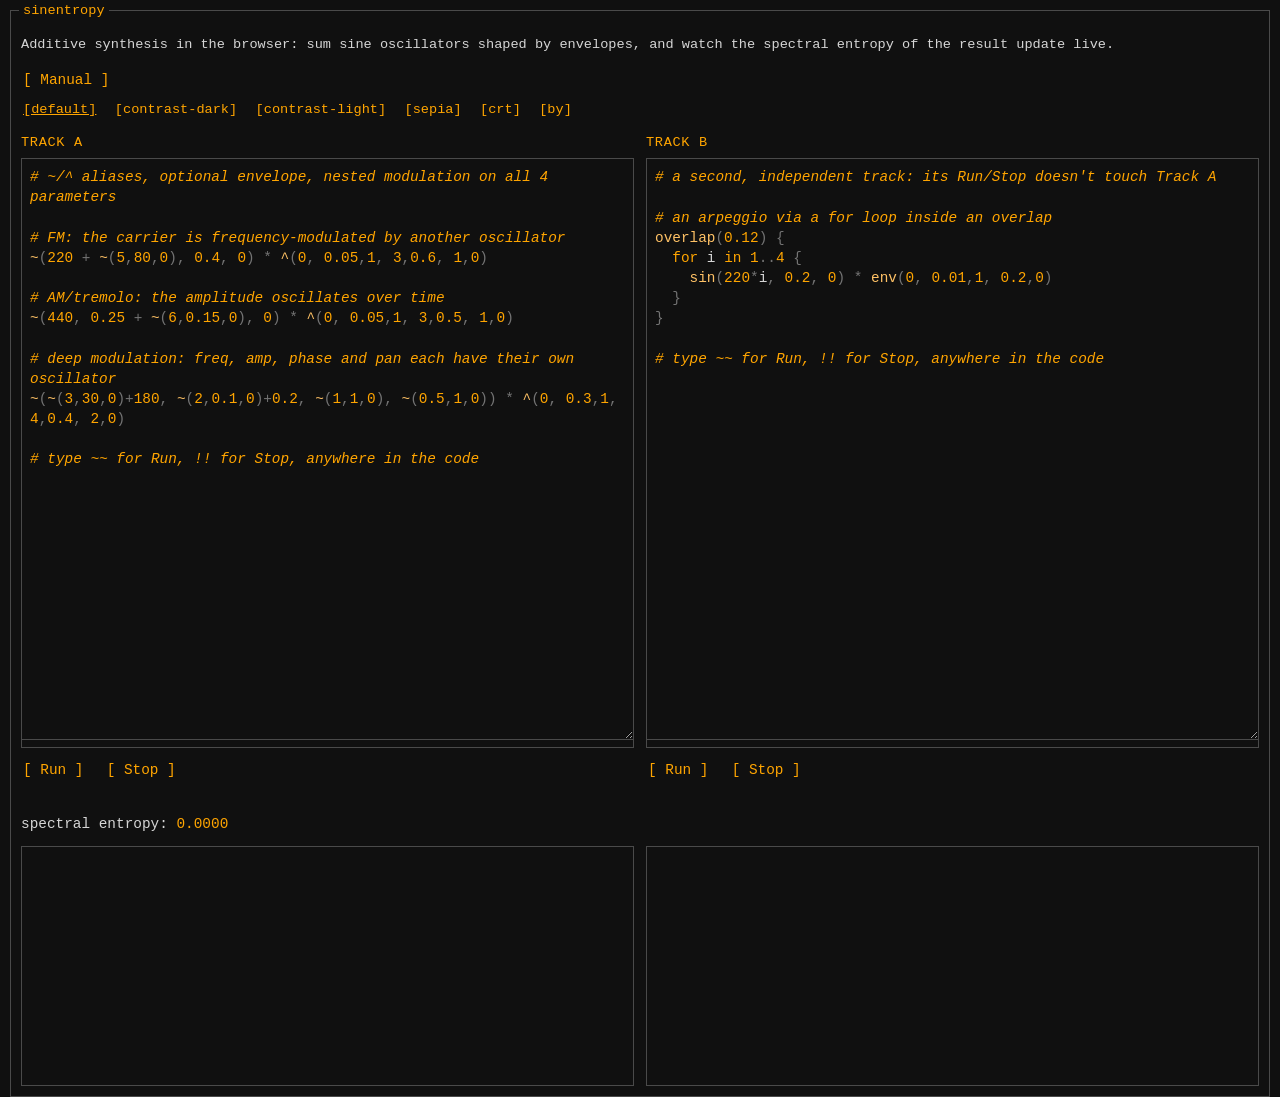
<file: index.html>
<!doctype html>
<html lang="en">
<head>
<meta charset="utf-8">
<meta name="viewport" content="width=device-width, initial-scale=1">
<title>sinentropy</title>
<link rel="stylesheet" href="style.css">
<script src="src/palette.js"></script>
</head>
<body>
<main>
<section class="pane" data-title="sinentropy">
  <p class="intro">Additive synthesis in the browser: sum sine oscillators shaped by
    envelopes, and watch the spectral entropy of the result update live.</p>
  <p class="manual-link"><a class="tui-btn" href="manual.html" target="_blank" rel="noopener">[ Manual ]</a></p>
  <div class="palette-picker" role="group" aria-label="Palette">
    <button type="button" class="pal-btn" data-pal="pal-default">[default]</button>
    <button type="button" class="pal-btn" data-pal="pal-contrast-dark">[contrast-dark]</button>
    <button type="button" class="pal-btn" data-pal="pal-contrast-light">[contrast-light]</button>
    <button type="button" class="pal-btn" data-pal="pal-sepia">[sepia]</button>
    <button type="button" class="pal-btn" data-pal="pal-crt">[crt]</button>
    <button type="button" class="pal-btn" data-pal="pal-by">[by]</button>
  </div>
  <div class="tracks">
    <div class="track">
      <h2 class="track-title">Track A</h2>
      <div class="code-wrap">
        <pre class="code-highlight" aria-hidden="true"><code></code></pre>
        <textarea id="code" class="code-input" spellcheck="false" rows="28"># ~/^ aliases, optional envelope, nested modulation on all 4 parameters

# FM: the carrier is frequency-modulated by another oscillator
~(220 + ~(5,80,0), 0.4, 0) * ^(0, 0.05,1, 3,0.6, 1,0)

# AM/tremolo: the amplitude oscillates over time
~(440, 0.25 + ~(6,0.15,0), 0) * ^(0, 0.05,1, 3,0.5, 1,0)

# deep modulation: freq, amp, phase and pan each have their own oscillator
~(~(3,30,0)+180, ~(2,0.1,0)+0.2, ~(1,1,0), ~(0.5,1,0)) * ^(0, 0.3,1, 4,0.4, 2,0)

# type ~~ for Run, !! for Stop, anywhere in the code</textarea>
      </div>
      <div class="controls">
        <button id="run" class="tui-btn">[ Run ]</button>
        <button id="stop" class="tui-btn">[ Stop ]</button>
      </div>
      <div class="status" id="status" aria-live="polite"></div>
    </div>
    <div class="track">
      <h2 class="track-title">Track B</h2>
      <div class="code-wrap">
        <pre class="code-highlight" aria-hidden="true"><code></code></pre>
        <textarea id="code2" class="code-input" spellcheck="false" rows="28"># a second, independent track: its Run/Stop doesn't touch Track A

# an arpeggio via a for loop inside an overlap
overlap(0.12) {
  for i in 1..4 {
    sin(220*i, 0.2, 0) * env(0, 0.01,1, 0.2,0)
  }
}

# type ~~ for Run, !! for Stop, anywhere in the code</textarea>
      </div>
      <div class="controls">
        <button id="run2" class="tui-btn">[ Run ]</button>
        <button id="stop2" class="tui-btn">[ Stop ]</button>
      </div>
      <div class="status" id="status2" aria-live="polite"></div>
    </div>
  </div>
  <div class="entropy-line">spectral entropy: <span id="entropy">0.0000</span></div>
  <div class="viz-row">
    <canvas id="spectrum" width="600" height="240" aria-hidden="true"></canvas>
    <canvas id="waveform" width="600" height="240" aria-hidden="true"></canvas>
  </div>
</section>
</main>
<script src="src/lang/tokenizer.js"></script>
<script src="src/lang/parser.js"></script>
<script src="src/lang/compiler.js"></script>
<script src="src/lang/interpreter.js"></script>
<script src="src/audio/playback-state.js"></script>
<script src="src/audio/engine.js"></script>
<script src="src/audio/visualizer.js"></script>
<script src="src/highlight.js"></script>
<script src="src/ui.js"></script>
</body>
</html>
</file>
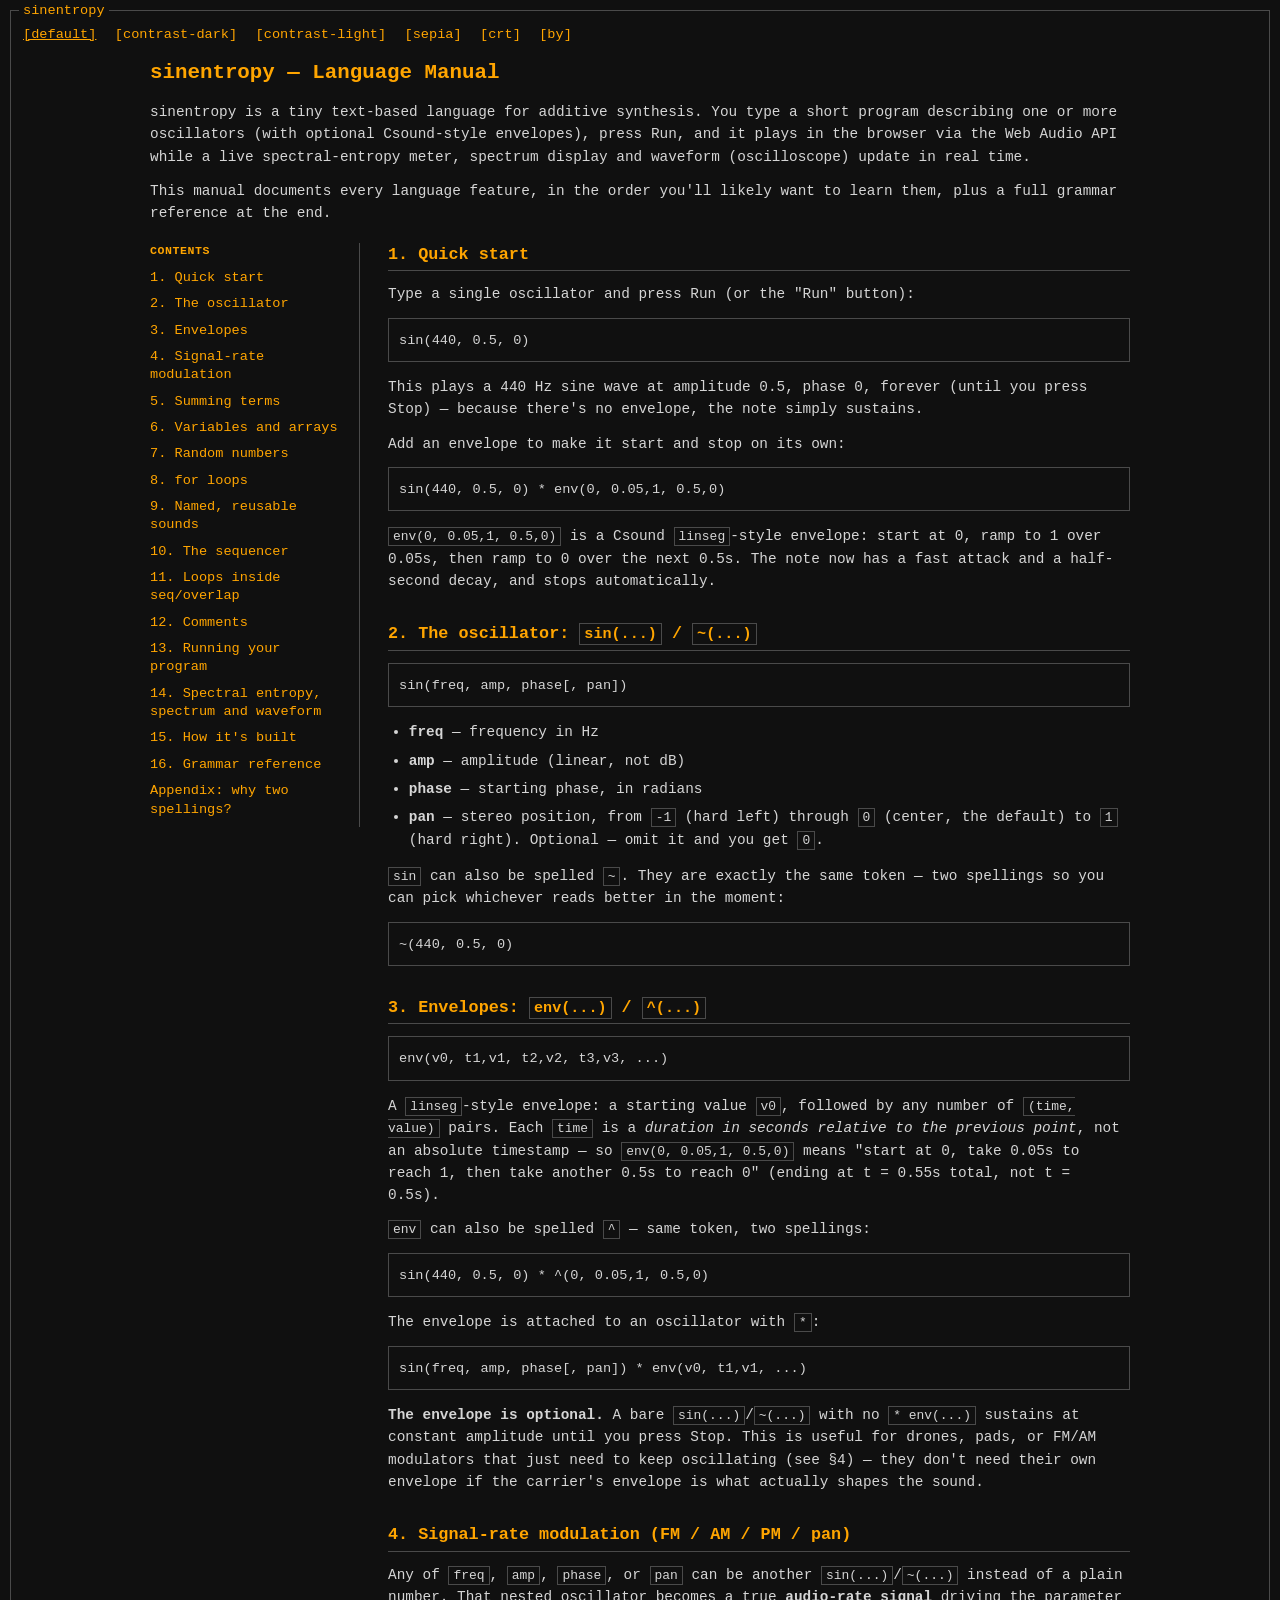
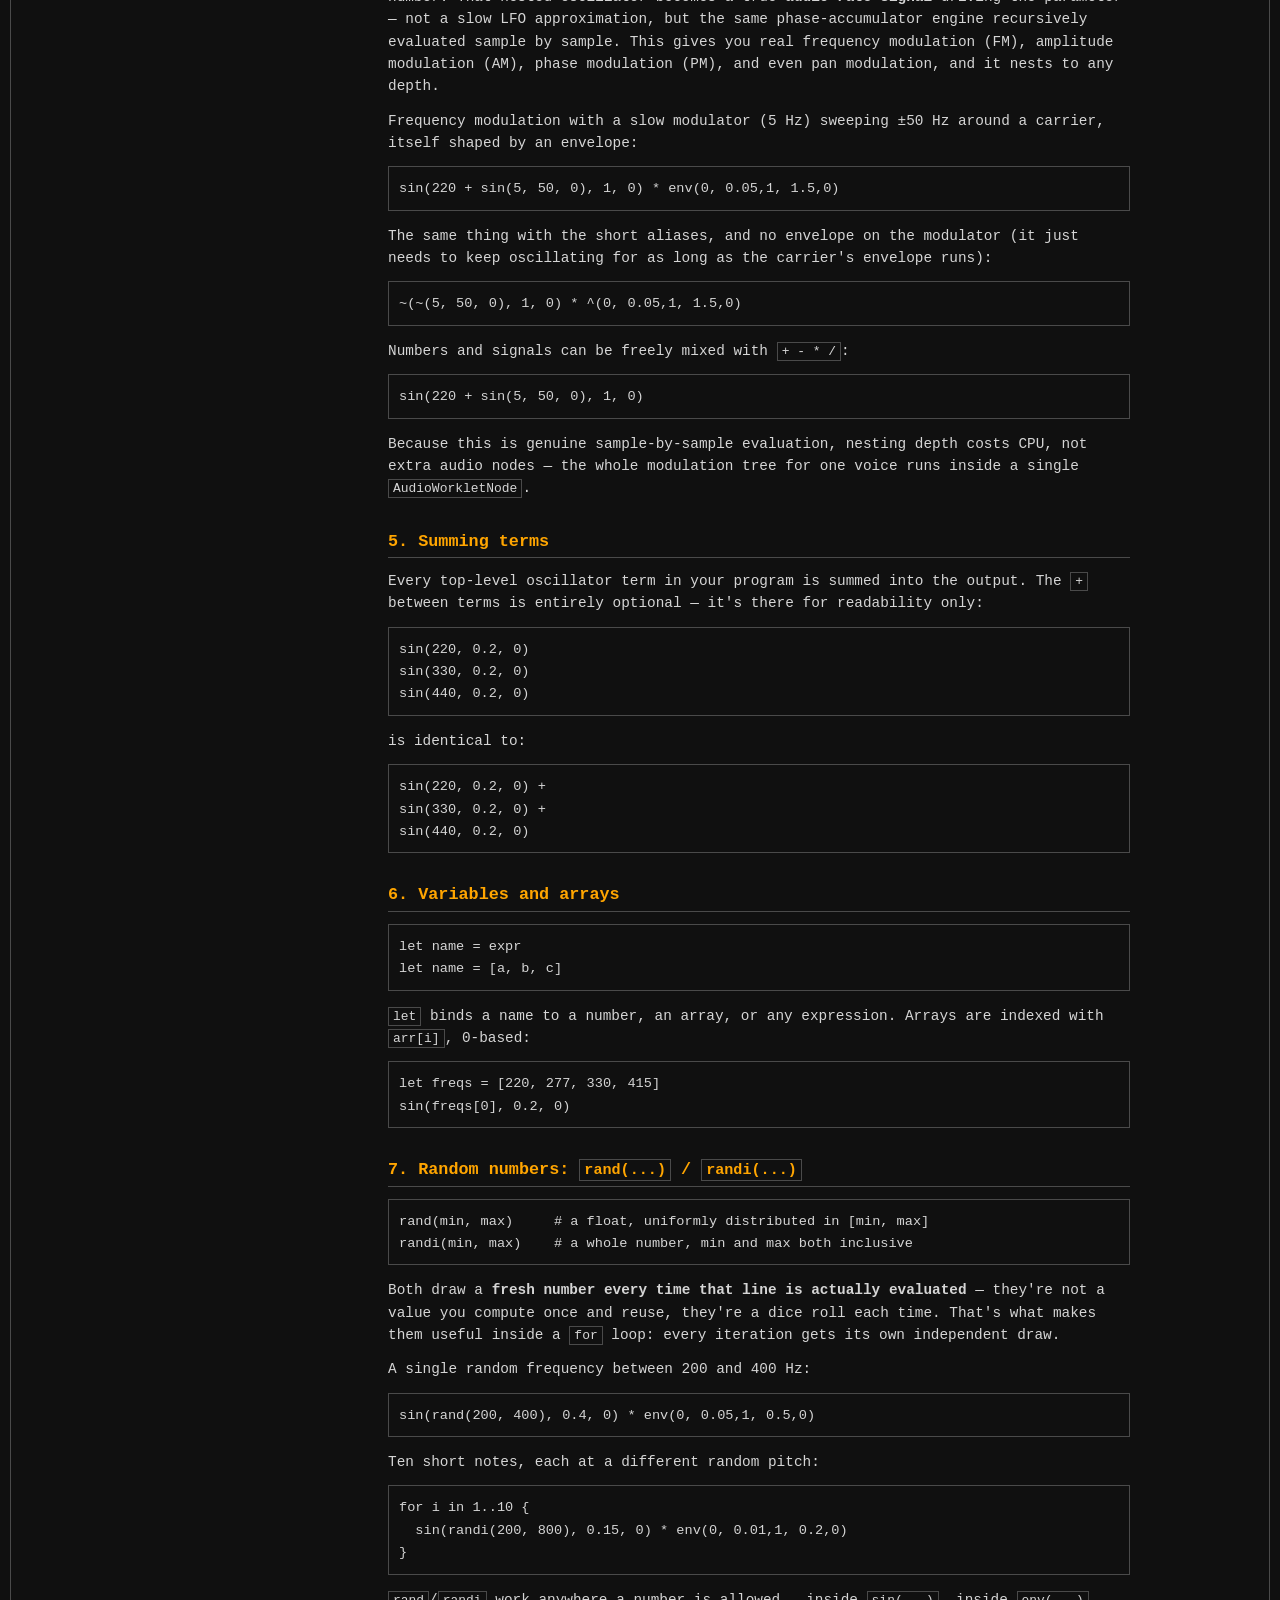
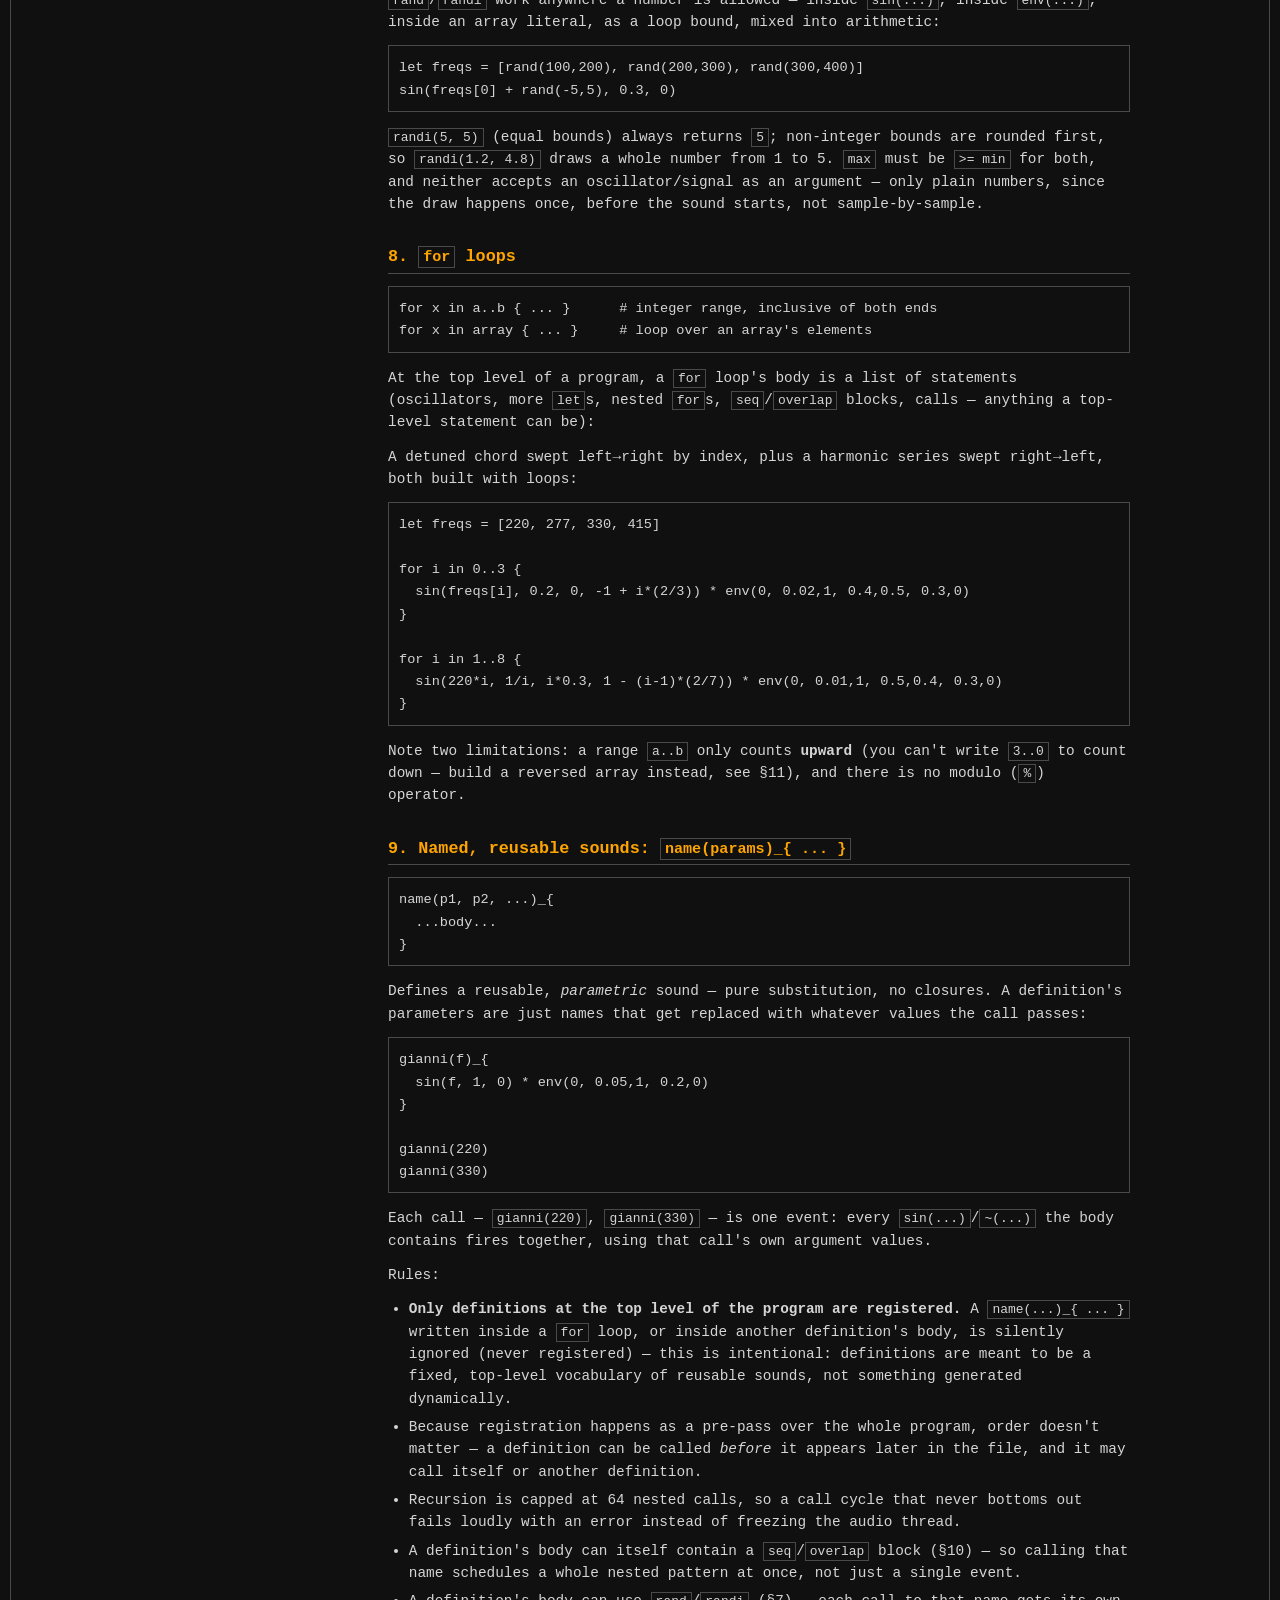
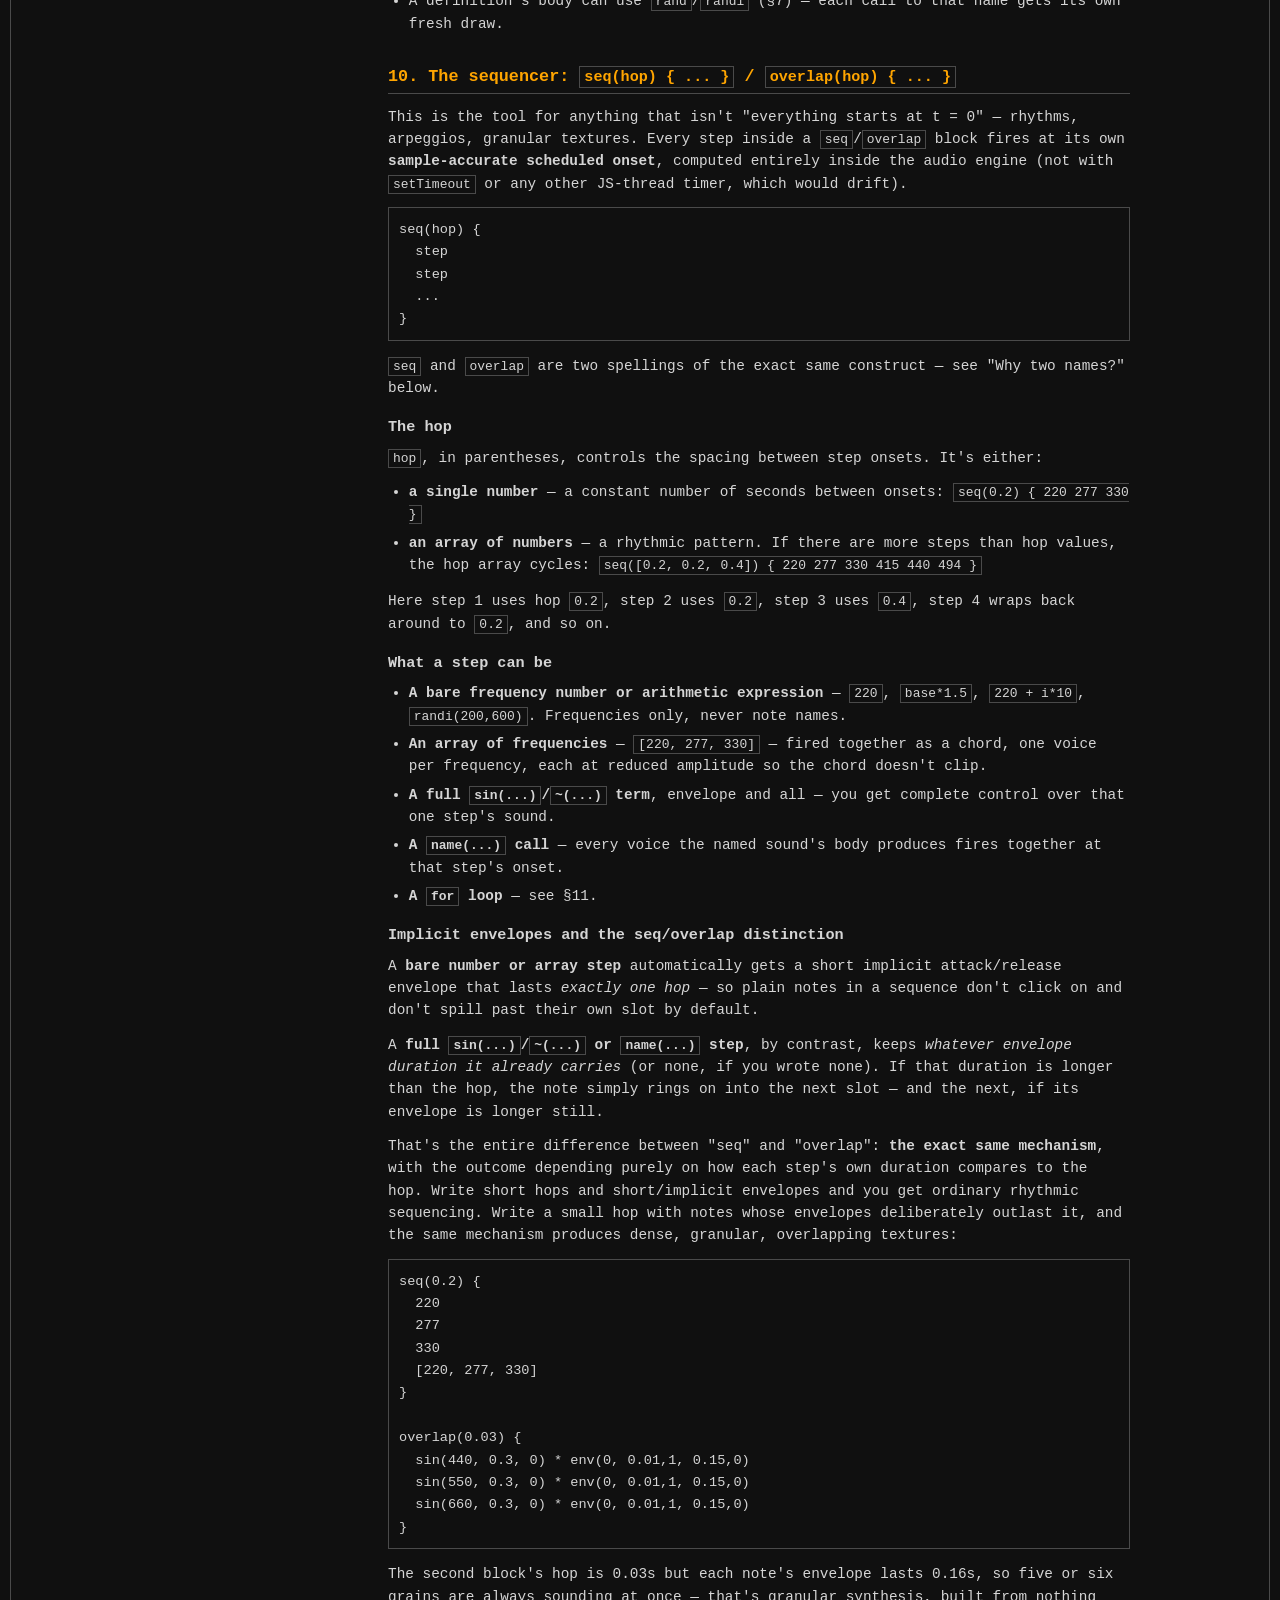
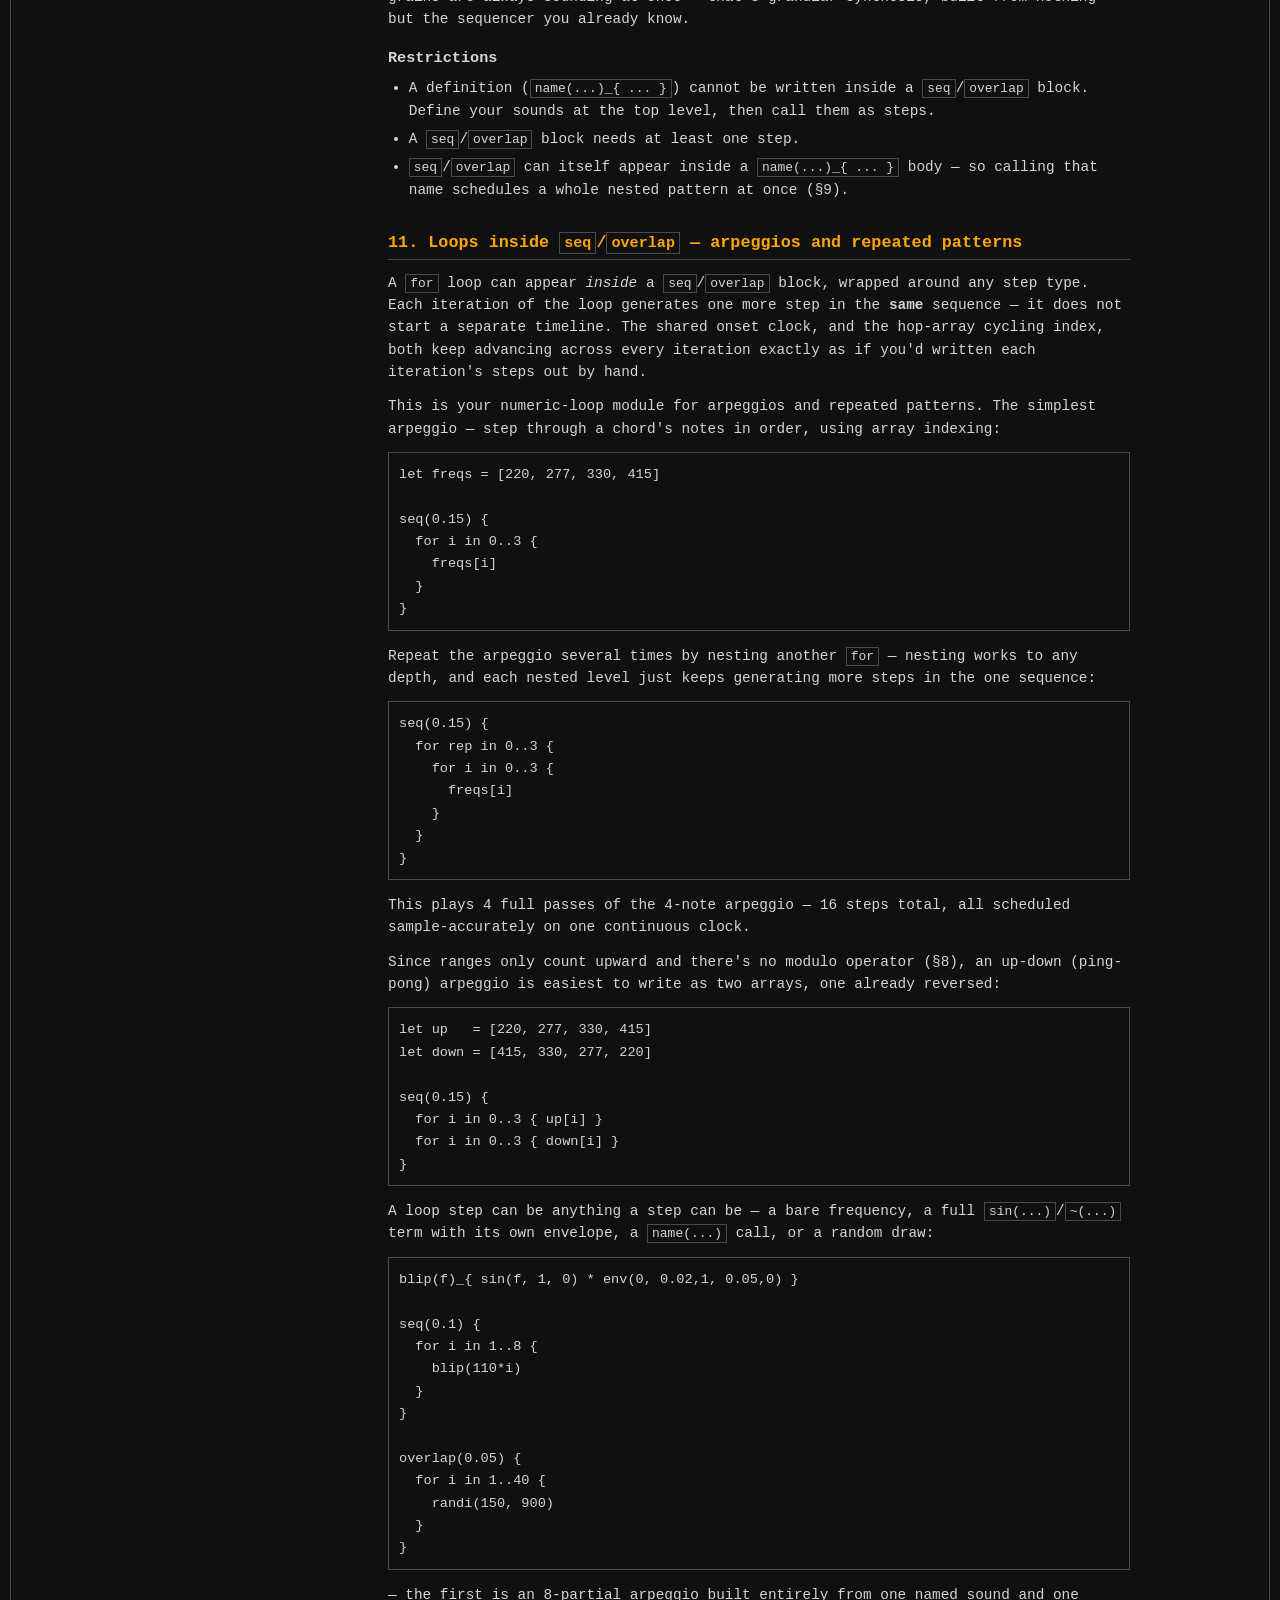
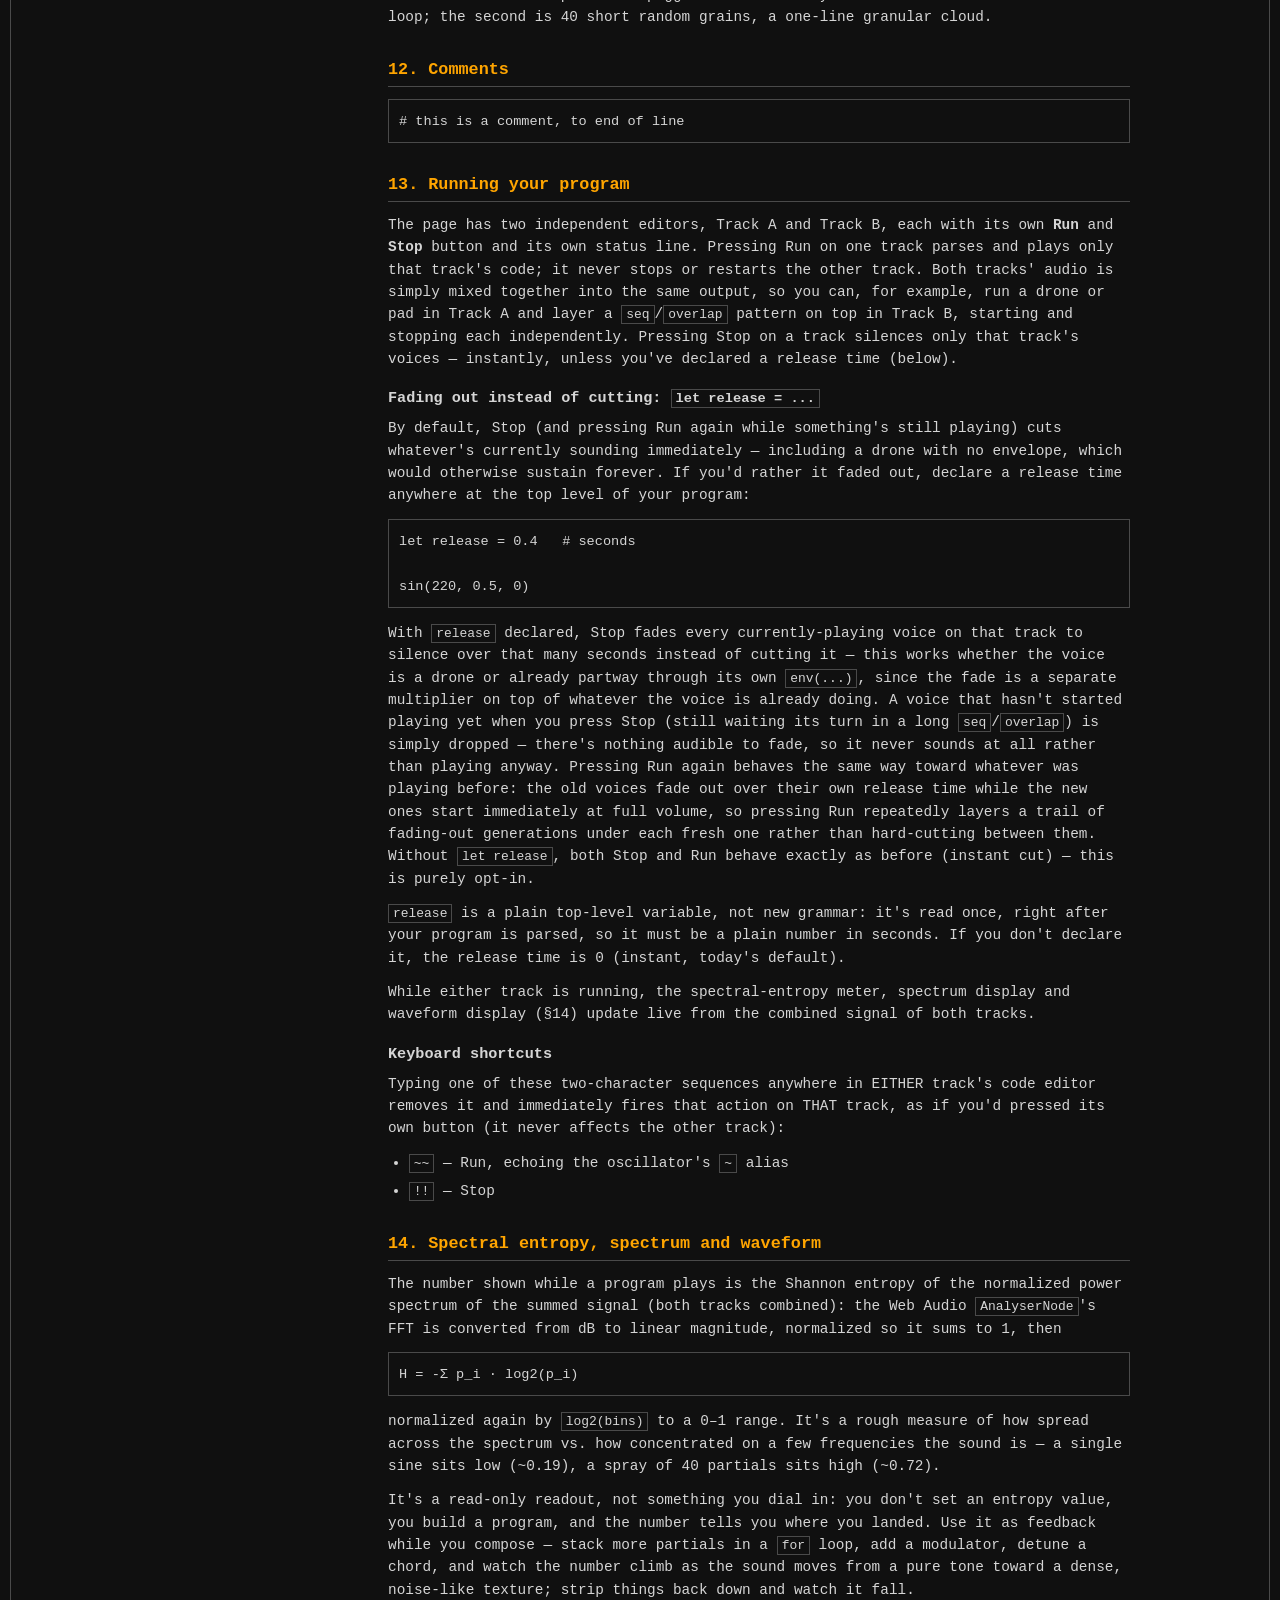
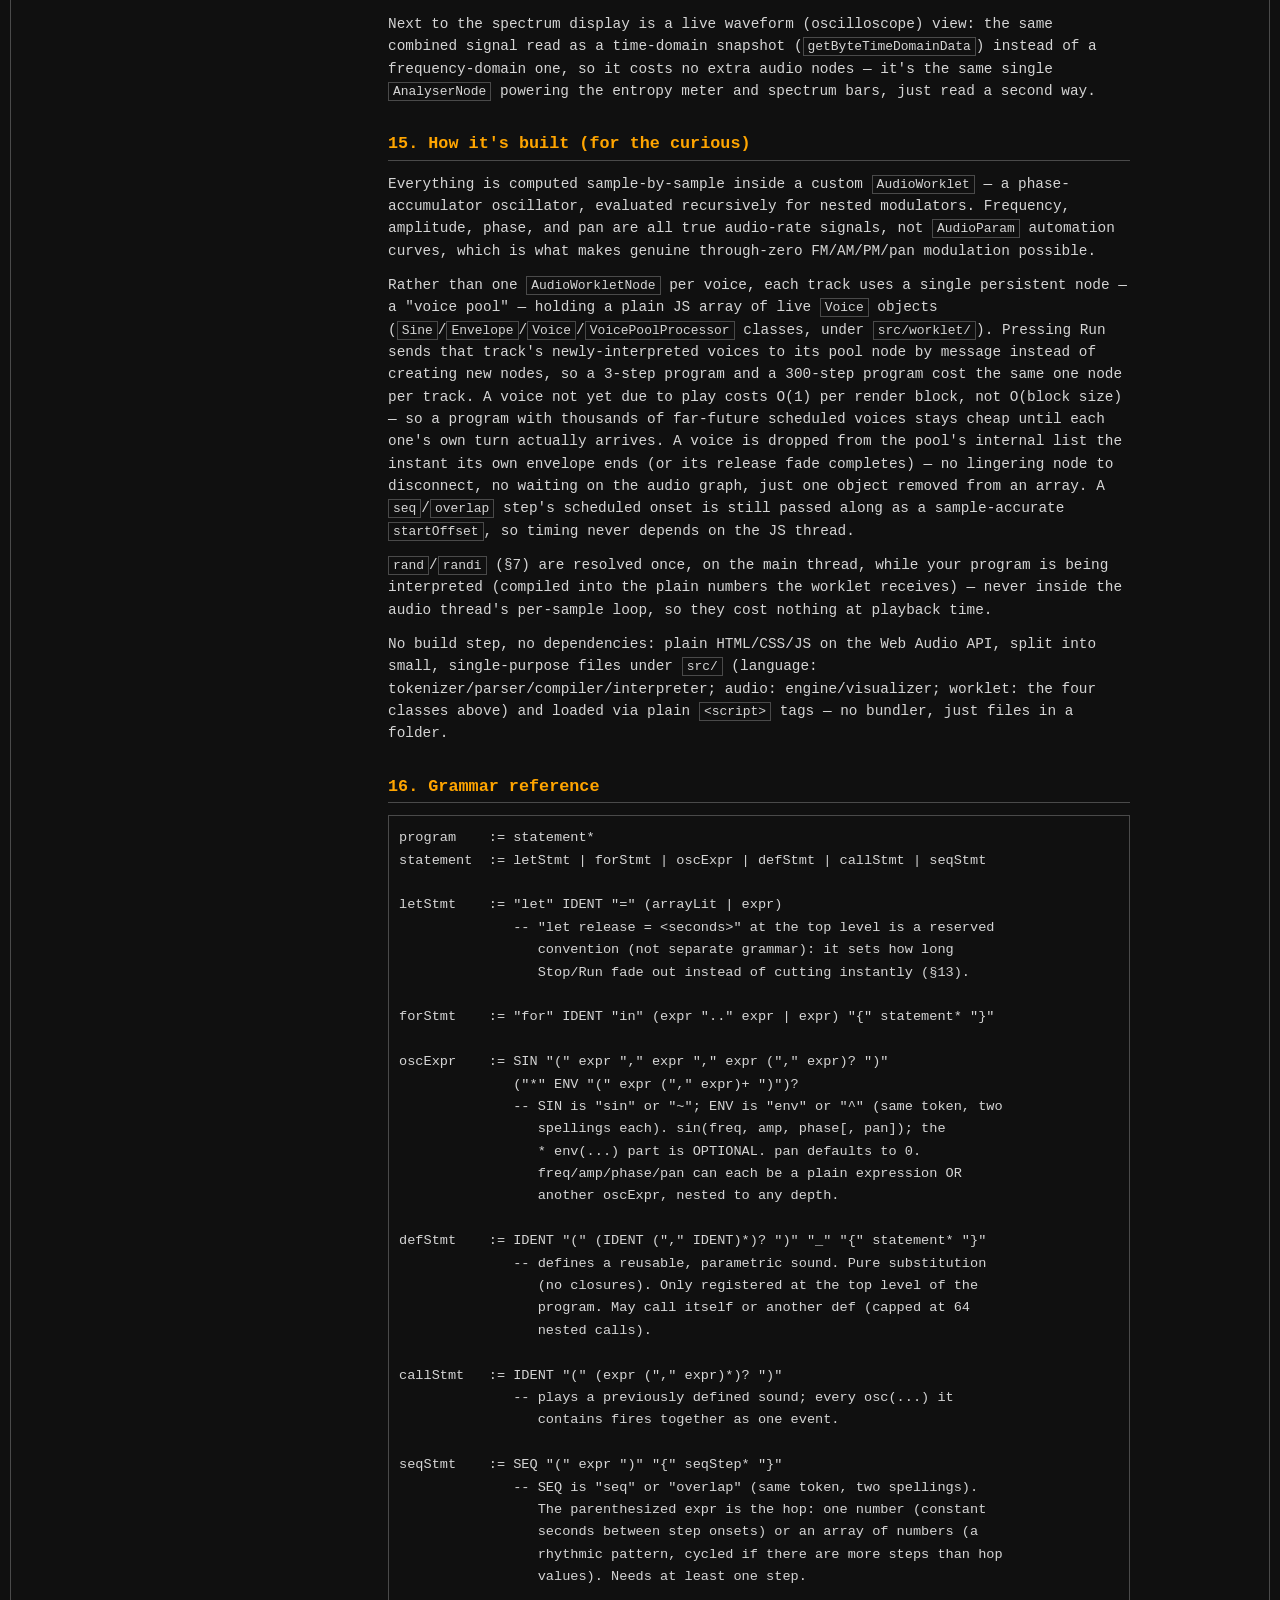
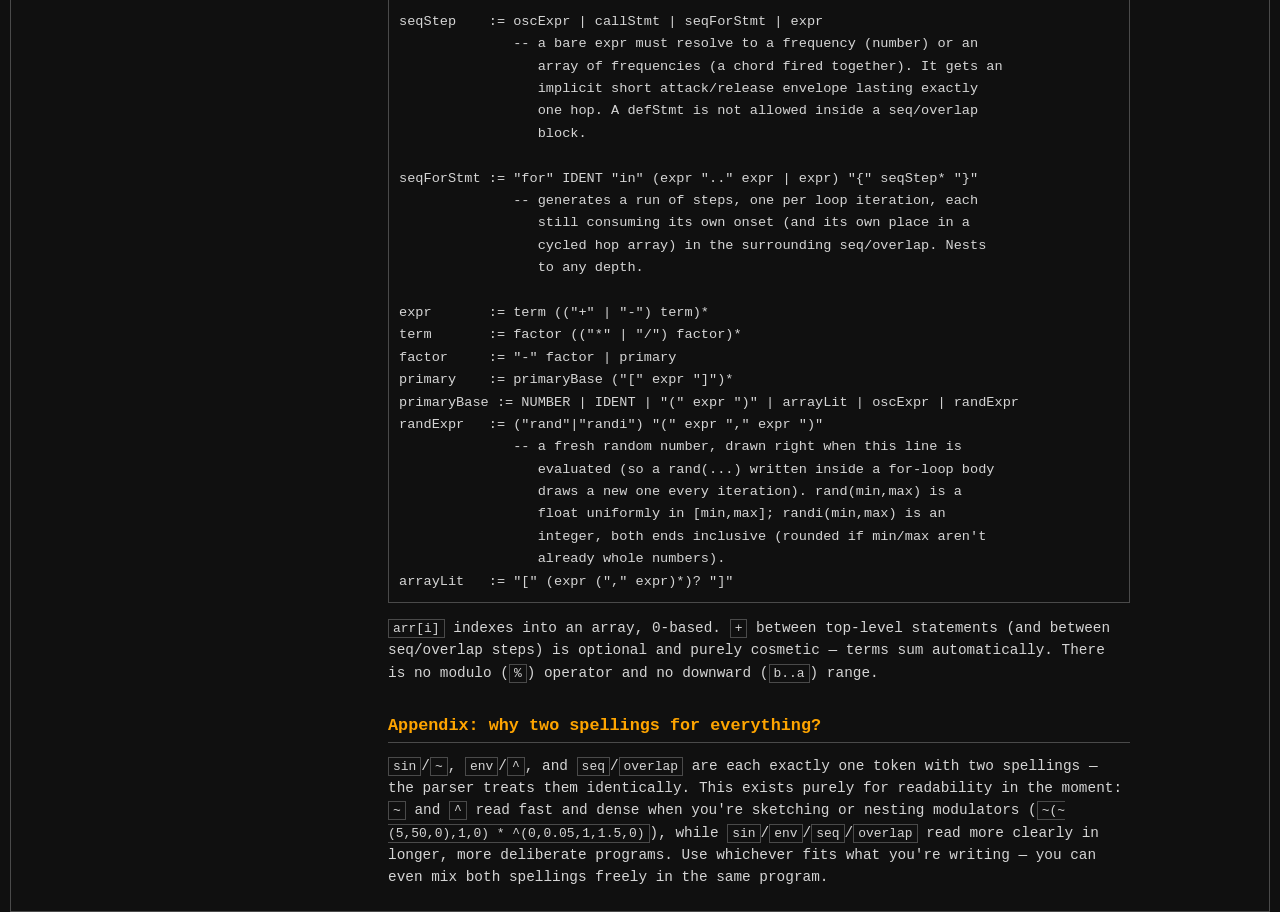
<file: manual.html>
<!doctype html>
<html lang="en">
<head>
<meta charset="utf-8">
<meta name="viewport" content="width=device-width, initial-scale=1">
<title>sinentropy — manual</title>
<link rel="stylesheet" href="style.css">
<script src="src/palette.js"></script>
</head>
<body>
<main>
<section class="pane" data-title="sinentropy">
  <div class="palette-picker" role="group" aria-label="Palette">
    <button type="button" class="pal-btn" data-pal="pal-default">[default]</button>
    <button type="button" class="pal-btn" data-pal="pal-contrast-dark">[contrast-dark]</button>
    <button type="button" class="pal-btn" data-pal="pal-contrast-light">[contrast-light]</button>
    <button type="button" class="pal-btn" data-pal="pal-sepia">[sepia]</button>
    <button type="button" class="pal-btn" data-pal="pal-crt">[crt]</button>
    <button type="button" class="pal-btn" data-pal="pal-by">[by]</button>
  </div>
  <div class="manual-page">
<h1>sinentropy — Language Manual</h1>
<p>sinentropy is a tiny text-based language for additive synthesis. You type a
short program describing one or more oscillators (with optional
Csound-style envelopes), press Run, and it plays in the browser via the Web
Audio API while a live spectral-entropy meter, spectrum display and
waveform (oscilloscope) update in real time.</p>
<p>This manual documents every language feature, in the order you'll likely
want to learn them, plus a full grammar reference at the end.</p>
<div class="manual-layout">
<nav class="manual-toc" aria-label="Contents">
<strong>Contents</strong>
<ol>
<li><a href="#s1">1. Quick start</a></li>
<li><a href="#s2">2. The oscillator</a></li>
<li><a href="#s3">3. Envelopes</a></li>
<li><a href="#s4">4. Signal-rate modulation</a></li>
<li><a href="#s5">5. Summing terms</a></li>
<li><a href="#s6">6. Variables and arrays</a></li>
<li><a href="#s7">7. Random numbers</a></li>
<li><a href="#s8">8. for loops</a></li>
<li><a href="#s9">9. Named, reusable sounds</a></li>
<li><a href="#s10">10. The sequencer</a></li>
<li><a href="#s11">11. Loops inside seq/overlap</a></li>
<li><a href="#s12">12. Comments</a></li>
<li><a href="#s13">13. Running your program</a></li>
<li><a href="#s14">14. Spectral entropy, spectrum and waveform</a></li>
<li><a href="#s15">15. How it's built</a></li>
<li><a href="#s16">16. Grammar reference</a></li>
<li><a href="#appendix">Appendix: why two spellings?</a></li>
</ol>
</nav>
  <div class="manual">
<h2><a id="s1"></a>1. Quick start</h2>
<p>Type a single oscillator and press Run (or the "Run" button):</p>
<pre><code>sin(440, 0.5, 0)
</code></pre>
<p>This plays a 440 Hz sine wave at amplitude 0.5, phase 0, forever (until you
press Stop) — because there's no envelope, the note simply sustains.</p>
<p>Add an envelope to make it start and stop on its own:</p>
<pre><code>sin(440, 0.5, 0) * env(0, 0.05,1, 0.5,0)
</code></pre>
<p><code>env(0, 0.05,1, 0.5,0)</code> is a Csound <code>linseg</code>-style envelope: start at 0,
ramp to 1 over 0.05s, then ramp to 0 over the next 0.5s. The note now has a
fast attack and a half-second decay, and stops automatically.</p>
<h2><a id="s2"></a>2. The oscillator: <code>sin(...)</code> / <code>~(...)</code></h2>
<pre><code>sin(freq, amp, phase[, pan])
</code></pre>
<ul>
<li><strong>freq</strong> — frequency in Hz</li>
<li><strong>amp</strong> — amplitude (linear, not dB)</li>
<li><strong>phase</strong> — starting phase, in radians</li>
<li><strong>pan</strong> — stereo position, from <code>-1</code> (hard left) through <code>0</code> (center,
  the default) to <code>1</code> (hard right). Optional — omit it and you get <code>0</code>.</li>
</ul>
<p><code>sin</code> can also be spelled <code>~</code>. They are exactly the same token — two
spellings so you can pick whichever reads better in the moment:</p>
<pre><code>~(440, 0.5, 0)
</code></pre>
<h2><a id="s3"></a>3. Envelopes: <code>env(...)</code> / <code>^(...)</code></h2>
<pre><code>env(v0, t1,v1, t2,v2, t3,v3, ...)
</code></pre>
<p>A <code>linseg</code>-style envelope: a starting value <code>v0</code>, followed by any number of
<code>(time, value)</code> pairs. Each <code>time</code> is a <em>duration in seconds relative to the
previous point</em>, not an absolute timestamp — so <code>env(0, 0.05,1, 0.5,0)</code>
means "start at 0, take 0.05s to reach 1, then take another 0.5s to reach
0" (ending at t = 0.55s total, not t = 0.5s).</p>
<p><code>env</code> can also be spelled <code>^</code> — same token, two spellings:</p>
<pre><code>sin(440, 0.5, 0) * ^(0, 0.05,1, 0.5,0)
</code></pre>
<p>The envelope is attached to an oscillator with <code>*</code>:</p>
<pre><code>sin(freq, amp, phase[, pan]) * env(v0, t1,v1, ...)
</code></pre>
<p><strong>The envelope is optional.</strong> A bare <code>sin(...)</code>/<code>~(...)</code> with no <code>* env(...)</code>
sustains at constant amplitude until you press Stop. This is useful for
drones, pads, or FM/AM modulators that just need to keep oscillating (see
§4) — they don't need their own envelope if the carrier's envelope is what
actually shapes the sound.</p>
<h2><a id="s4"></a>4. Signal-rate modulation (FM / AM / PM / pan)</h2>
<p>Any of <code>freq</code>, <code>amp</code>, <code>phase</code>, or <code>pan</code> can be another <code>sin(...)</code>/<code>~(...)</code>
instead of a plain number. That nested oscillator becomes a true
<strong>audio-rate signal</strong> driving the parameter — not a slow LFO approximation,
but the same phase-accumulator engine recursively evaluated sample by
sample. This gives you real frequency modulation (FM), amplitude modulation
(AM), phase modulation (PM), and even pan modulation, and it nests to any
depth.</p>
<p>Frequency modulation with a slow modulator (5 Hz) sweeping ±50 Hz around a
carrier, itself shaped by an envelope:</p>
<pre><code>sin(220 + sin(5, 50, 0), 1, 0) * env(0, 0.05,1, 1.5,0)
</code></pre>
<p>The same thing with the short aliases, and no envelope on the modulator
(it just needs to keep oscillating for as long as the carrier's envelope
runs):</p>
<pre><code>~(~(5, 50, 0), 1, 0) * ^(0, 0.05,1, 1.5,0)
</code></pre>
<p>Numbers and signals can be freely mixed with <code>+ - * /</code>:</p>
<pre><code>sin(220 + sin(5, 50, 0), 1, 0)
</code></pre>
<p>Because this is genuine sample-by-sample evaluation, nesting depth costs
CPU, not extra audio nodes — the whole modulation tree for one voice runs
inside a single <code>AudioWorkletNode</code>.</p>
<h2><a id="s5"></a>5. Summing terms</h2>
<p>Every top-level oscillator term in your program is summed into the output.
The <code>+</code> between terms is entirely optional — it's there for readability
only:</p>
<pre><code>sin(220, 0.2, 0)
sin(330, 0.2, 0)
sin(440, 0.2, 0)
</code></pre>
<p>is identical to:</p>
<pre><code>sin(220, 0.2, 0) +
sin(330, 0.2, 0) +
sin(440, 0.2, 0)
</code></pre>
<h2><a id="s6"></a>6. Variables and arrays</h2>
<pre><code>let name = expr
let name = [a, b, c]
</code></pre>
<p><code>let</code> binds a name to a number, an array, or any expression. Arrays are
indexed with <code>arr[i]</code>, 0-based:</p>
<pre><code>let freqs = [220, 277, 330, 415]
sin(freqs[0], 0.2, 0)
</code></pre>
<h2><a id="s7"></a>7. Random numbers: <code>rand(...)</code> / <code>randi(...)</code></h2>
<pre><code>rand(min, max)     # a float, uniformly distributed in [min, max]
randi(min, max)    # a whole number, min and max both inclusive
</code></pre>
<p>Both draw a <strong>fresh number every time that line is actually evaluated</strong> —
they're not a value you compute once and reuse, they're a dice roll each
time. That's what makes them useful inside a <code>for</code> loop: every iteration
gets its own independent draw.</p>
<p>A single random frequency between 200 and 400 Hz:</p>
<pre><code>sin(rand(200, 400), 0.4, 0) * env(0, 0.05,1, 0.5,0)
</code></pre>
<p>Ten short notes, each at a different random pitch:</p>
<pre><code>for i in 1..10 {
  sin(randi(200, 800), 0.15, 0) * env(0, 0.01,1, 0.2,0)
}
</code></pre>
<p><code>rand</code>/<code>randi</code> work anywhere a number is allowed — inside <code>sin(...)</code>,
inside <code>env(...)</code>, inside an array literal, as a loop bound, mixed into
arithmetic:</p>
<pre><code>let freqs = [rand(100,200), rand(200,300), rand(300,400)]
sin(freqs[0] + rand(-5,5), 0.3, 0)
</code></pre>
<p><code>randi(5, 5)</code> (equal bounds) always returns <code>5</code>; non-integer bounds are
rounded first, so <code>randi(1.2, 4.8)</code> draws a whole number from 1 to 5.
<code>max</code> must be <code>&gt;= min</code> for both, and neither accepts an oscillator/signal
as an argument — only plain numbers, since the draw happens once, before
the sound starts, not sample-by-sample.</p>
<h2><a id="s8"></a>8. <code>for</code> loops</h2>
<pre><code>for x in a..b { ... }      # integer range, inclusive of both ends
for x in array { ... }     # loop over an array's elements
</code></pre>
<p>At the top level of a program, a <code>for</code> loop's body is a list of statements
(oscillators, more <code>let</code>s, nested <code>for</code>s, <code>seq</code>/<code>overlap</code> blocks, calls —
anything a top-level statement can be):</p>
<p>A detuned chord swept left→right by index, plus a harmonic series swept
right→left, both built with loops:</p>
<pre><code>let freqs = [220, 277, 330, 415]

for i in 0..3 {
  sin(freqs[i], 0.2, 0, -1 + i*(2/3)) * env(0, 0.02,1, 0.4,0.5, 0.3,0)
}

for i in 1..8 {
  sin(220*i, 1/i, i*0.3, 1 - (i-1)*(2/7)) * env(0, 0.01,1, 0.5,0.4, 0.3,0)
}
</code></pre>
<p>Note two limitations: a range <code>a..b</code> only counts <strong>upward</strong> (you can't
write <code>3..0</code> to count down — build a reversed array instead, see §11), and
there is no modulo (<code>%</code>) operator.</p>
<h2><a id="s9"></a>9. Named, reusable sounds: <code>name(params)_{ ... }</code></h2>
<pre><code>name(p1, p2, ...)_{
  ...body...
}
</code></pre>
<p>Defines a reusable, <em>parametric</em> sound — pure substitution, no closures. A
definition's parameters are just names that get replaced with whatever
values the call passes:</p>
<pre><code>gianni(f)_{
  sin(f, 1, 0) * env(0, 0.05,1, 0.2,0)
}

gianni(220)
gianni(330)
</code></pre>
<p>Each call — <code>gianni(220)</code>, <code>gianni(330)</code> — is one event: every
<code>sin(...)</code>/<code>~(...)</code> the body contains fires together, using that call's own
argument values.</p>
<p>Rules:</p>
<ul>
<li><strong>Only definitions at the top level of the program are registered.</strong> A
  <code>name(...)_{ ... }</code> written inside a <code>for</code> loop, or inside another
  definition's body, is silently ignored (never registered) — this is
  intentional: definitions are meant to be a fixed, top-level vocabulary of
  reusable sounds, not something generated dynamically.</li>
<li>Because registration happens as a pre-pass over the whole program, order
  doesn't matter — a definition can be called <em>before</em> it appears later in
  the file, and it may call itself or another definition.</li>
<li>Recursion is capped at 64 nested calls, so a call cycle that never
  bottoms out fails loudly with an error instead of freezing the audio
  thread.</li>
<li>A definition's body can itself contain a <code>seq</code>/<code>overlap</code> block (§10) — so
  calling that name schedules a whole nested pattern at once, not just a
  single event.</li>
<li>A definition's body can use <code>rand</code>/<code>randi</code> (§7) — each call to that name
  gets its own fresh draw.</li>
</ul>
<h2><a id="s10"></a>10. The sequencer: <code>seq(hop) { ... }</code> / <code>overlap(hop) { ... }</code></h2>
<p>This is the tool for anything that isn't "everything starts at t = 0" —
rhythms, arpeggios, granular textures. Every step inside a <code>seq</code>/<code>overlap</code>
block fires at its own <strong>sample-accurate scheduled onset</strong>, computed
entirely inside the audio engine (not with <code>setTimeout</code> or any other
JS-thread timer, which would drift).</p>
<pre><code>seq(hop) {
  step
  step
  ...
}
</code></pre>
<p><code>seq</code> and <code>overlap</code> are two spellings of the exact same construct — see
"Why two names?" below.</p>
<h3>The hop</h3>
<p><code>hop</code>, in parentheses, controls the spacing between step onsets. It's
either:</p>
<ul>
<li><strong>a single number</strong> — a constant number of seconds between onsets:
  <code>seq(0.2) { 220  277  330 }</code></li>
<li><strong>an array of numbers</strong> — a rhythmic pattern. If there are more steps
  than hop values, the hop array cycles:
  <code>seq([0.2, 0.2, 0.4]) { 220  277  330  415  440  494 }</code></li>
</ul>
<p>Here step 1 uses hop <code>0.2</code>, step 2 uses <code>0.2</code>, step 3 uses <code>0.4</code>, step 4
  wraps back around to <code>0.2</code>, and so on.</p>
<h3>What a step can be</h3>
<ul>
<li><strong>A bare frequency number or arithmetic expression</strong> — <code>220</code>, <code>base*1.5</code>,
  <code>220 + i*10</code>, <code>randi(200,600)</code>. Frequencies only, never note names.</li>
<li><strong>An array of frequencies</strong> — <code>[220, 277, 330]</code> — fired together as a
  chord, one voice per frequency, each at reduced amplitude so the chord
  doesn't clip.</li>
<li><strong>A full <code>sin(...)</code>/<code>~(...)</code> term</strong>, envelope and all — you get complete
  control over that one step's sound.</li>
<li><strong>A <code>name(...)</code> call</strong> — every voice the named sound's body produces
  fires together at that step's onset.</li>
<li><strong>A <code>for</code> loop</strong> — see §11.</li>
</ul>
<h3>Implicit envelopes and the seq/overlap distinction</h3>
<p>A <strong>bare number or array step</strong> automatically gets a short implicit
attack/release envelope that lasts <em>exactly one hop</em> — so plain notes in a
sequence don't click on and don't spill past their own slot by default.</p>
<p>A <strong>full <code>sin(...)</code>/<code>~(...)</code> or <code>name(...)</code> step</strong>, by contrast, keeps
<em>whatever envelope duration it already carries</em> (or none, if you wrote
none). If that duration is longer than the hop, the note simply rings on
into the next slot — and the next, if its envelope is longer still.</p>
<p>That's the entire difference between "seq" and "overlap": <strong>the exact same
mechanism</strong>, with the outcome depending purely on how each step's own
duration compares to the hop. Write short hops and short/implicit
envelopes and you get ordinary rhythmic sequencing. Write a small hop with
notes whose envelopes deliberately outlast it, and the same mechanism
produces dense, granular, overlapping textures:</p>
<pre><code>seq(0.2) {
  220
  277
  330
  [220, 277, 330]
}

overlap(0.03) {
  sin(440, 0.3, 0) * env(0, 0.01,1, 0.15,0)
  sin(550, 0.3, 0) * env(0, 0.01,1, 0.15,0)
  sin(660, 0.3, 0) * env(0, 0.01,1, 0.15,0)
}
</code></pre>
<p>The second block's hop is 0.03s but each note's envelope lasts 0.16s, so
five or six grains are always sounding at once — that's granular synthesis,
built from nothing but the sequencer you already know.</p>
<h3>Restrictions</h3>
<ul>
<li>A definition (<code>name(...)_{ ... }</code>) cannot be written inside a
  <code>seq</code>/<code>overlap</code> block. Define your sounds at the top level, then call
  them as steps.</li>
<li>A <code>seq</code>/<code>overlap</code> block needs at least one step.</li>
<li><code>seq</code>/<code>overlap</code> can itself appear inside a <code>name(...)_{ ... }</code> body — so
  calling that name schedules a whole nested pattern at once (§9).</li>
</ul>
<h2><a id="s11"></a>11. Loops inside <code>seq</code>/<code>overlap</code> — arpeggios and repeated patterns</h2>
<p>A <code>for</code> loop can appear <em>inside</em> a <code>seq</code>/<code>overlap</code> block, wrapped around
any step type. Each iteration of the loop generates one more step in the
<strong>same</strong> sequence — it does not start a separate timeline. The shared
onset clock, and the hop-array cycling index, both keep advancing across
every iteration exactly as if you'd written each iteration's steps out by
hand.</p>
<p>This is your numeric-loop module for arpeggios and repeated patterns. The
simplest arpeggio — step through a chord's notes in order, using array
indexing:</p>
<pre><code>let freqs = [220, 277, 330, 415]

seq(0.15) {
  for i in 0..3 {
    freqs[i]
  }
}
</code></pre>
<p>Repeat the arpeggio several times by nesting another <code>for</code> — nesting works
to any depth, and each nested level just keeps generating more steps in
the one sequence:</p>
<pre><code>seq(0.15) {
  for rep in 0..3 {
    for i in 0..3 {
      freqs[i]
    }
  }
}
</code></pre>
<p>This plays 4 full passes of the 4-note arpeggio — 16 steps total, all
scheduled sample-accurately on one continuous clock.</p>
<p>Since ranges only count upward and there's no modulo operator (§8), an
up-down (ping-pong) arpeggio is easiest to write as two arrays, one already
reversed:</p>
<pre><code>let up   = [220, 277, 330, 415]
let down = [415, 330, 277, 220]

seq(0.15) {
  for i in 0..3 { up[i] }
  for i in 0..3 { down[i] }
}
</code></pre>
<p>A loop step can be anything a step can be — a bare frequency, a full
<code>sin(...)</code>/<code>~(...)</code> term with its own envelope, a <code>name(...)</code> call, or a
random draw:</p>
<pre><code>blip(f)_{ sin(f, 1, 0) * env(0, 0.02,1, 0.05,0) }

seq(0.1) {
  for i in 1..8 {
    blip(110*i)
  }
}

overlap(0.05) {
  for i in 1..40 {
    randi(150, 900)
  }
}
</code></pre>
<p>— the first is an 8-partial arpeggio built entirely from one named sound
and one loop; the second is 40 short random grains, a one-line granular
cloud.</p>
<h2><a id="s12"></a>12. Comments</h2>
<pre><code># this is a comment, to end of line
</code></pre>
<h2><a id="s13"></a>13. Running your program</h2>
<p>The page has two independent editors, Track A and Track B, each with its
own <strong>Run</strong> and <strong>Stop</strong> button and its own status line. Pressing Run on
one track parses and plays only that track's code; it never stops or
restarts the other track. Both tracks' audio is simply mixed together into
the same output, so you can, for example, run a drone or pad in Track A
and layer a <code>seq</code>/<code>overlap</code> pattern on top in Track B, starting and
stopping each independently. Pressing Stop on a track silences only that
track's voices — instantly, unless you've declared a release time (below).</p>
<h3>Fading out instead of cutting: <code>let release = ...</code></h3>
<p>By default, Stop (and pressing Run again while something's still playing)
cuts whatever's currently sounding immediately — including a drone with no
envelope, which would otherwise sustain forever. If you'd rather it faded
out, declare a release time anywhere at the top level of your program:</p>
<pre><code>let release = 0.4   # seconds

sin(220, 0.5, 0)
</code></pre>
<p>With <code>release</code> declared, Stop fades every currently-playing voice on that
track to silence over that many seconds instead of cutting it — this works
whether the voice is a drone or already partway through its own <code>env(...)</code>,
since the fade is a separate multiplier on top of whatever the voice is
already doing. A voice that hasn't started playing yet when you press Stop
(still waiting its turn in a long <code>seq</code>/<code>overlap</code>) is simply dropped —
there's nothing audible to fade, so it never sounds at all rather than
playing anyway. Pressing Run again behaves the same way toward whatever
was playing before: the old voices fade out over their own release time
while the new ones start immediately at full volume, so pressing Run
repeatedly layers a trail of fading-out generations under each fresh one
rather than hard-cutting between them. Without <code>let release</code>, both Stop
and Run behave exactly as before (instant cut) — this is purely opt-in.</p>
<p><code>release</code> is a plain top-level variable, not new grammar: it's read once,
right after your program is parsed, so it must be a plain number in
seconds. If you don't declare it, the release time is 0 (instant, today's
default).</p>
<p>While either track is running, the spectral-entropy meter, spectrum
display and waveform display (§14) update live from the combined signal
of both tracks.</p>
<h3>Keyboard shortcuts</h3>
<p>Typing one of these two-character sequences anywhere in EITHER track's code
editor removes it and immediately fires that action on THAT track, as if
you'd pressed its own button (it never affects the other track):</p>
<ul>
<li><code>~~</code> — Run, echoing the oscillator's <code>~</code> alias</li>
<li><code>!!</code> — Stop</li>
</ul>
<h2><a id="s14"></a>14. Spectral entropy, spectrum and waveform</h2>
<p>The number shown while a program plays is the Shannon entropy of the
normalized power spectrum of the summed signal (both tracks combined): the
Web Audio <code>AnalyserNode</code>'s FFT is converted from dB to linear magnitude,
normalized so it sums to 1, then</p>
<pre><code>H = -Σ p_i · log2(p_i)
</code></pre>
<p>normalized again by <code>log2(bins)</code> to a 0–1 range. It's a rough measure of
how spread across the spectrum vs. how concentrated on a few frequencies
the sound is — a single sine sits low (~0.19), a spray of 40 partials sits
high (~0.72).</p>
<p>It's a read-only readout, not something you dial in: you don't set an
entropy value, you build a program, and the number tells you where you
landed. Use it as feedback while you compose &mdash; stack more partials in a
<code>for</code> loop, add a modulator, detune a chord, and watch the number climb as
the sound moves from a pure tone toward a dense, noise-like texture; strip
things back down and watch it fall.</p>
<p>Next to the spectrum display is a live waveform (oscilloscope) view: the
same combined signal read as a time-domain snapshot
(<code>getByteTimeDomainData</code>) instead of a frequency-domain one, so it costs no
extra audio nodes — it's the same single <code>AnalyserNode</code> powering the
entropy meter and spectrum bars, just read a second way.</p>
<h2><a id="s15"></a>15. How it's built (for the curious)</h2>
<p>Everything is computed sample-by-sample inside a custom <code>AudioWorklet</code> — a
phase-accumulator oscillator, evaluated recursively for nested modulators.
Frequency, amplitude, phase, and pan are all true audio-rate signals, not
<code>AudioParam</code> automation curves, which is what makes genuine through-zero
FM/AM/PM/pan modulation possible.</p>
<p>Rather than one <code>AudioWorkletNode</code> per voice, each track uses a single
persistent node — a "voice pool" — holding a plain JS array of live
<code>Voice</code> objects (<code>Sine</code>/<code>Envelope</code>/<code>Voice</code>/<code>VoicePoolProcessor</code> classes,
under <code>src/worklet/</code>). Pressing Run sends that track's newly-interpreted
voices to its pool node by message instead of creating new nodes, so a
3-step program and a 300-step program cost the same one node per track. A
voice not yet due to play costs O(1) per render block, not O(block size) —
so a program with thousands of far-future scheduled voices stays cheap
until each one's own turn actually arrives. A voice is dropped from the
pool's internal list the instant its own envelope ends (or its release
fade completes) — no lingering node to disconnect, no waiting on the audio
graph, just one object removed from an array. A <code>seq</code>/<code>overlap</code> step's
scheduled onset is still passed along as a sample-accurate <code>startOffset</code>,
so timing never depends on the JS thread.</p>
<p><code>rand</code>/<code>randi</code> (§7) are resolved once, on the main thread, while your
program is being interpreted (compiled into the plain numbers the worklet
receives) — never inside the audio thread's per-sample loop, so they cost
nothing at playback time.</p>
<p>No build step, no dependencies: plain HTML/CSS/JS on the Web Audio API,
split into small, single-purpose files under <code>src/</code> (language:
tokenizer/parser/compiler/interpreter; audio: engine/visualizer; worklet:
the four classes above) and loaded via plain <code>&lt;script&gt;</code> tags — no
bundler, just files in a folder.</p>
<h2><a id="s16"></a>16. Grammar reference</h2>
<pre><code>program    := statement*
statement  := letStmt | forStmt | oscExpr | defStmt | callStmt | seqStmt

letStmt    := &quot;let&quot; IDENT &quot;=&quot; (arrayLit | expr)
              -- &quot;let release = &lt;seconds&gt;&quot; at the top level is a reserved
                 convention (not separate grammar): it sets how long
                 Stop/Run fade out instead of cutting instantly (§13).

forStmt    := &quot;for&quot; IDENT &quot;in&quot; (expr &quot;..&quot; expr | expr) &quot;{&quot; statement* &quot;}&quot;

oscExpr    := SIN &quot;(&quot; expr &quot;,&quot; expr &quot;,&quot; expr (&quot;,&quot; expr)? &quot;)&quot;
              (&quot;*&quot; ENV &quot;(&quot; expr (&quot;,&quot; expr)+ &quot;)&quot;)?
              -- SIN is &quot;sin&quot; or &quot;~&quot;; ENV is &quot;env&quot; or &quot;^&quot; (same token, two
                 spellings each). sin(freq, amp, phase[, pan]); the
                 * env(...) part is OPTIONAL. pan defaults to 0.
                 freq/amp/phase/pan can each be a plain expression OR
                 another oscExpr, nested to any depth.

defStmt    := IDENT &quot;(&quot; (IDENT (&quot;,&quot; IDENT)*)? &quot;)&quot; &quot;_&quot; &quot;{&quot; statement* &quot;}&quot;
              -- defines a reusable, parametric sound. Pure substitution
                 (no closures). Only registered at the top level of the
                 program. May call itself or another def (capped at 64
                 nested calls).

callStmt   := IDENT &quot;(&quot; (expr (&quot;,&quot; expr)*)? &quot;)&quot;
              -- plays a previously defined sound; every osc(...) it
                 contains fires together as one event.

seqStmt    := SEQ &quot;(&quot; expr &quot;)&quot; &quot;{&quot; seqStep* &quot;}&quot;
              -- SEQ is &quot;seq&quot; or &quot;overlap&quot; (same token, two spellings).
                 The parenthesized expr is the hop: one number (constant
                 seconds between step onsets) or an array of numbers (a
                 rhythmic pattern, cycled if there are more steps than hop
                 values). Needs at least one step.

seqStep    := oscExpr | callStmt | seqForStmt | expr
              -- a bare expr must resolve to a frequency (number) or an
                 array of frequencies (a chord fired together). It gets an
                 implicit short attack/release envelope lasting exactly
                 one hop. A defStmt is not allowed inside a seq/overlap
                 block.

seqForStmt := &quot;for&quot; IDENT &quot;in&quot; (expr &quot;..&quot; expr | expr) &quot;{&quot; seqStep* &quot;}&quot;
              -- generates a run of steps, one per loop iteration, each
                 still consuming its own onset (and its own place in a
                 cycled hop array) in the surrounding seq/overlap. Nests
                 to any depth.

expr       := term ((&quot;+&quot; | &quot;-&quot;) term)*
term       := factor ((&quot;*&quot; | &quot;/&quot;) factor)*
factor     := &quot;-&quot; factor | primary
primary    := primaryBase (&quot;[&quot; expr &quot;]&quot;)*
primaryBase := NUMBER | IDENT | &quot;(&quot; expr &quot;)&quot; | arrayLit | oscExpr | randExpr
randExpr   := (&quot;rand&quot;|&quot;randi&quot;) &quot;(&quot; expr &quot;,&quot; expr &quot;)&quot;
              -- a fresh random number, drawn right when this line is
                 evaluated (so a rand(...) written inside a for-loop body
                 draws a new one every iteration). rand(min,max) is a
                 float uniformly in [min,max]; randi(min,max) is an
                 integer, both ends inclusive (rounded if min/max aren't
                 already whole numbers).
arrayLit   := &quot;[&quot; (expr (&quot;,&quot; expr)*)? &quot;]&quot;
</code></pre>
<p><code>arr[i]</code> indexes into an array, 0-based. <code>+</code> between top-level statements
(and between seq/overlap steps) is optional and purely cosmetic — terms
sum automatically. There is no modulo (<code>%</code>) operator and no downward
(<code>b..a</code>) range.</p>
<h2><a id="appendix"></a>Appendix: why two spellings for everything?</h2>
<p><code>sin</code>/<code>~</code>, <code>env</code>/<code>^</code>, and <code>seq</code>/<code>overlap</code> are each exactly one token with
two spellings — the parser treats them identically. This exists purely for
readability in the moment: <code>~</code> and <code>^</code> read fast and dense when you're
sketching or nesting modulators (<code>~(~(5,50,0),1,0) * ^(0,0.05,1,1.5,0)</code>),
while <code>sin</code>/<code>env</code>/<code>seq</code>/<code>overlap</code> read more clearly in longer, more
deliberate programs. Use whichever fits what you're writing — you can even
mix both spellings freely in the same program.</p>
  </div>
</div>
  </div>
</section>
</main>
</body>
</html>
</file>
<file: style.css>
:root{
  --bg:#101010; --fg:#d5d5d5; --muted:#ffa500; --link:#ffa500;
  --accent:#ffa500; --border:#4a4a4a; --err:#ff6b6b;
  --tok-class:#ffc266; --tok-param:#ffa500;
  --mono:"Courier New", Courier, monospace;
}
*{box-sizing:border-box}
html,body{height:100%}
body{
  margin:0; background:var(--bg); color:var(--fg); font-family:var(--mono);
  font-size:16px; line-height:1.4; padding:10px; -webkit-text-size-adjust:100%;
}
main{max-width:100%}
.pane{position:relative; padding:10px; background:var(--bg); border:1px solid var(--border)}
.pane::before{
  content:attr(data-title); position:absolute; top:-10px; left:8px; padding:0 4px;
  background:var(--bg); color:var(--muted); font-size:0.85em;
}
.intro{margin:14px 0 12px; font-size:0.85em; color:var(--fg)}

/* Two independent tracks, side by side; stack to one column on narrow
   screens so each editor stays readable rather than squeezed. */
.tracks{display:flex; gap:12px; align-items:flex-start}
.track{flex:1 1 0; min-width:0}
.track-title{
  margin:0 0 6px; font-size:0.85em; font-weight:normal; color:var(--muted);
  text-transform:uppercase; letter-spacing:0.05em;
}

textarea{
  width:100%; background:var(--bg); color:var(--fg); border:1px solid var(--border);
  font-family:var(--mono); font-size:0.9em; padding:8px; resize:vertical;
}
textarea:focus-visible{outline:1px dashed var(--accent); outline-offset:2px}
.controls{margin:10px 0; display:flex; gap:2ch}
.tui-btn{
  background:transparent; border:none; color:var(--link); font-family:var(--mono);
  font-size:0.9em; cursor:pointer; padding:4px 2px; text-decoration:none; display:inline-block;
}
.tui-btn:hover, .tui-btn:focus-visible{background:var(--link); color:#000; outline:none}
.status{min-height:1.3em; color:var(--err); font-size:0.8em}
.entropy-line{margin:6px 0; font-size:0.9em}
#entropy{color:var(--accent)}
.manual-link{margin:10px 0 6px}

/* Palette picker: choose the palette directly on this page (in addition to
   picking it up live from the main site via src/palette.js's storage sync). */
.palette-picker{margin:4px 0 14px; display:flex; flex-wrap:wrap; gap:1.5ch}
.pal-btn{
  background:transparent; border:none; color:var(--link); font-family:var(--mono);
  font-size:0.85em; cursor:pointer; padding:2px 2px; text-decoration:none;
}
.pal-btn:hover, .pal-btn:focus-visible{background:var(--link); color:#000; outline:none}
.pal-btn[aria-pressed="true"]{color:var(--accent); text-decoration:underline}

/* Syntax highlighting: a transparent-text textarea stacked over a colored
   <pre><code> that's re-tokenized on every input, so the caret/selection stay
   native while the visible text is colored. See src/highlight.js. */
.code-wrap{position:relative}
.code-highlight, .code-input{
  margin:0; width:100%; box-sizing:border-box; font-family:var(--mono);
  font-size:0.9em; line-height:1.4; padding:8px; border:1px solid var(--border);
  white-space:pre-wrap; word-wrap:break-word; overflow-wrap:anywhere;
}
.code-highlight{
  position:absolute; top:0; left:0; height:100%; overflow:hidden;
  background:var(--bg); color:var(--fg); pointer-events:none;
}
.code-highlight code{white-space:inherit; font:inherit}
.code-input{
  position:relative; background:transparent; color:transparent; caret-color:var(--fg);
  resize:vertical;
}
.code-input::selection{background:rgba(128,128,128,.35)}

.tok-com{color:var(--muted); font-style:italic}
.tok-kw{color:var(--link)}
.tok-class{color:var(--tok-class)}
.tok-num{color:var(--tok-param)}
.tok-op{color:var(--fg); opacity:.5}
.tok-id{color:var(--fg)}

/* Spectrum (left) and waveform/oscilloscope (right), sharing one analyser. */
.viz-row{display:flex; gap:12px}
.viz-row canvas{flex:1 1 0; min-width:0; width:auto}
canvas{width:100%; height:240px; border:1px solid var(--border); background:var(--bg); margin-top:6px; display:block}

@media (max-width: 720px){
  .tracks{flex-direction:column; align-items:stretch}
  .viz-row{flex-direction:column}
}

/* Manual page: same terminal look, narrowed to a readable prose column. */
.manual-page{max-width:980px; margin:0 auto}
.manual-page h1{font-size:1.3em; color:var(--accent); margin:0 0 14px}
.manual-page > p{font-size:0.9em; line-height:1.55; margin:0 0 12px}

/* Sidebar (left) + prose column (right); stacks on narrow screens. */
.manual-layout{display:flex; align-items:flex-start; gap:28px; margin-top:18px}
.manual-toc{
  flex:0 0 210px; min-width:0; position:sticky; top:10px;
  font-size:0.85em; border-right:1px solid var(--border); padding-right:16px;
}
.manual-toc strong{display:block; color:var(--muted); text-transform:uppercase;
  letter-spacing:0.05em; font-size:0.85em; margin:0 0 10px}
.manual-toc ol{list-style:none; margin:0; padding:0; counter-reset:none}
.manual-toc li{margin:0 0 8px; line-height:1.35}
.manual-toc a{color:var(--link); text-decoration:none}
.manual-toc a:hover, .manual-toc a:focus-visible{background:var(--link); color:#000}

.manual{max-width:760px; min-width:0; flex:1 1 0}
.manual h2{
  font-size:1.05em; color:var(--muted); margin:30px 0 12px;
  border-bottom:1px solid var(--border); padding-bottom:4px;
}
.manual h2:first-child{margin-top:0}
.manual h3{font-size:0.95em; color:var(--fg); margin:18px 0 8px}
.manual p, .manual li{font-size:0.9em; line-height:1.55}
.manual p{margin:0 0 12px}
.manual ul{padding-left:1.3em; margin:0 0 14px}
.manual li{margin:0 0 6px}
.manual code{
  background:var(--bg); border:1px solid var(--border); padding:1px 4px;
  font-family:var(--mono); font-size:0.9em;
}
.manual pre{background:var(--bg); border:1px solid var(--border); padding:10px; overflow-x:auto; margin:0 0 14px}
.manual pre code{border:none; padding:0; background:none; font-size:0.85em}
.manual a{color:var(--link)}
.manual a:hover{background:var(--link); color:#000}

@media (max-width: 800px){
  .manual-layout{flex-direction:column}
  .manual-toc{
    position:static; border-right:none; border-bottom:1px solid var(--border);
    padding-right:0; padding-bottom:12px; width:100%;
  }
}
</file>
